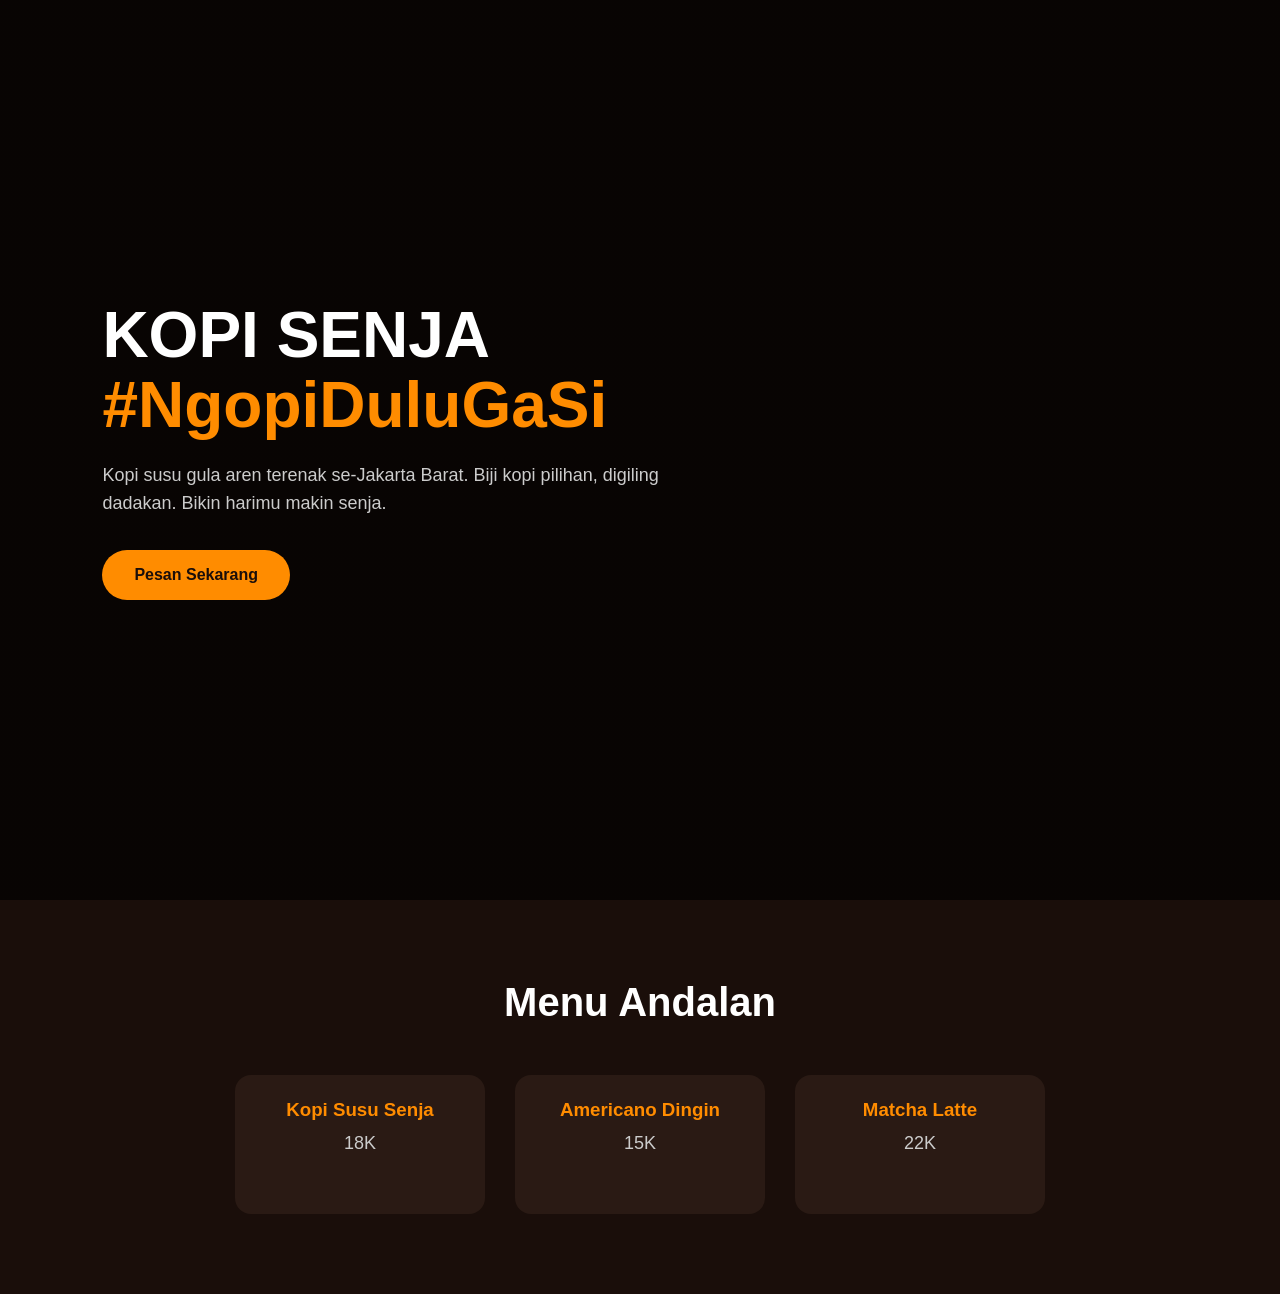
<file: index (2).html>
<!doctype html>
<html lang="id">
  <head>
    <meta charset="UTF-8" />
    <meta name="viewport" content="width=device-width, initial-scale=1.0" />
    <title>Kopi Senja - Ngopi Dulu Ga Si</title>
    <style>
      * {
        margin: 0;
        padding: 0;
        box-sizing: border-box;
        font-family: "Arial", sans-serif;
      }
      body {
        background: #1a0e0a;
        color: #fff;
      }
      .hero {
        min-height: 100vh;
        display: flex;
        align-items: center;
        padding: 0 8%;
        background:
          linear-gradient(rgba(0, 0, 0, 0.7), rgba(0, 0, 0, 0.7)),
          url("https://images.unsplash.com/photo-1501339847302-ac426a4a7cbb?w=1200")
            center/cover;
      }
      .content {
        max-width: 600px;
      }
      h1 {
        font-size: 64px;
        font-weight: 900;
        line-height: 1.1;
        margin-bottom: 20px;
      }
      h1 span {
        color: #ff8c00;
      }
      p {
        color: #ccc;
        font-size: 18px;
        margin-bottom: 32px;
        line-height: 1.6;
      }
      .btn {
        background: #ff8c00;
        color: #1a0e0a;
        padding: 16px 32px;
        border-radius: 50px;
        text-decoration: none;
        font-weight: bold;
        display: inline-block;
        transition: 0.3s;
      }
      .btn:hover {
        transform: scale(1.05);
        box-shadow: 0 0 30px #ff8c00;
      }
      .menu {
        padding: 80px 8%;
        text-align: center;
      }
      .menu h2 {
        font-size: 40px;
        margin-bottom: 50px;
      }
      .grid {
        display: flex;
        gap: 30px;
        justify-content: center;
        flex-wrap: wrap;
      }
      .card {
        background: #2a1a14;
        padding: 24px;
        border-radius: 16px;
        width: 250px;
      }
      .card h3 {
        margin-bottom: 8px;
        color: #ff8c00;
      }
      @media (max-width: 768px) {
        h1 {
          font-size: 40px;
        }
        .hero {
          padding: 0 5%;
        }
      }
    </style>
  </head>
  <body>
    <section class="hero">
      <div class="content">
        <h1>KOPI SENJA<br /><span>#NgopiDuluGaSi</span></h1>
        <p>
          Kopi susu gula aren terenak se-Jakarta Barat. Biji kopi pilihan,
          digiling dadakan. Bikin harimu makin senja.
        </p>
        <a
          href="https://wa.me/6285718509645?text=Mau%20pesan%20Kopi%20Senja%20bang"
          class="btn"
          target="_blank"
          >Pesan Sekarang</a
        >
      </div>
    </section>

    <section class="menu">
      <h2>Menu Andalan</h2>
      <div class="grid">
        <div class="card">
          <h3>Kopi Susu Senja</h3>
          <p>18K</p>
        </div>
        <div class="card">
          <h3>Americano Dingin</h3>
          <p>15K</p>
        </div>
        <div class="card">
          <h3>Matcha Latte</h3>
          <p>22K</p>
        </div>
      </div>
    </section>
  </body>
</html>
</file>
